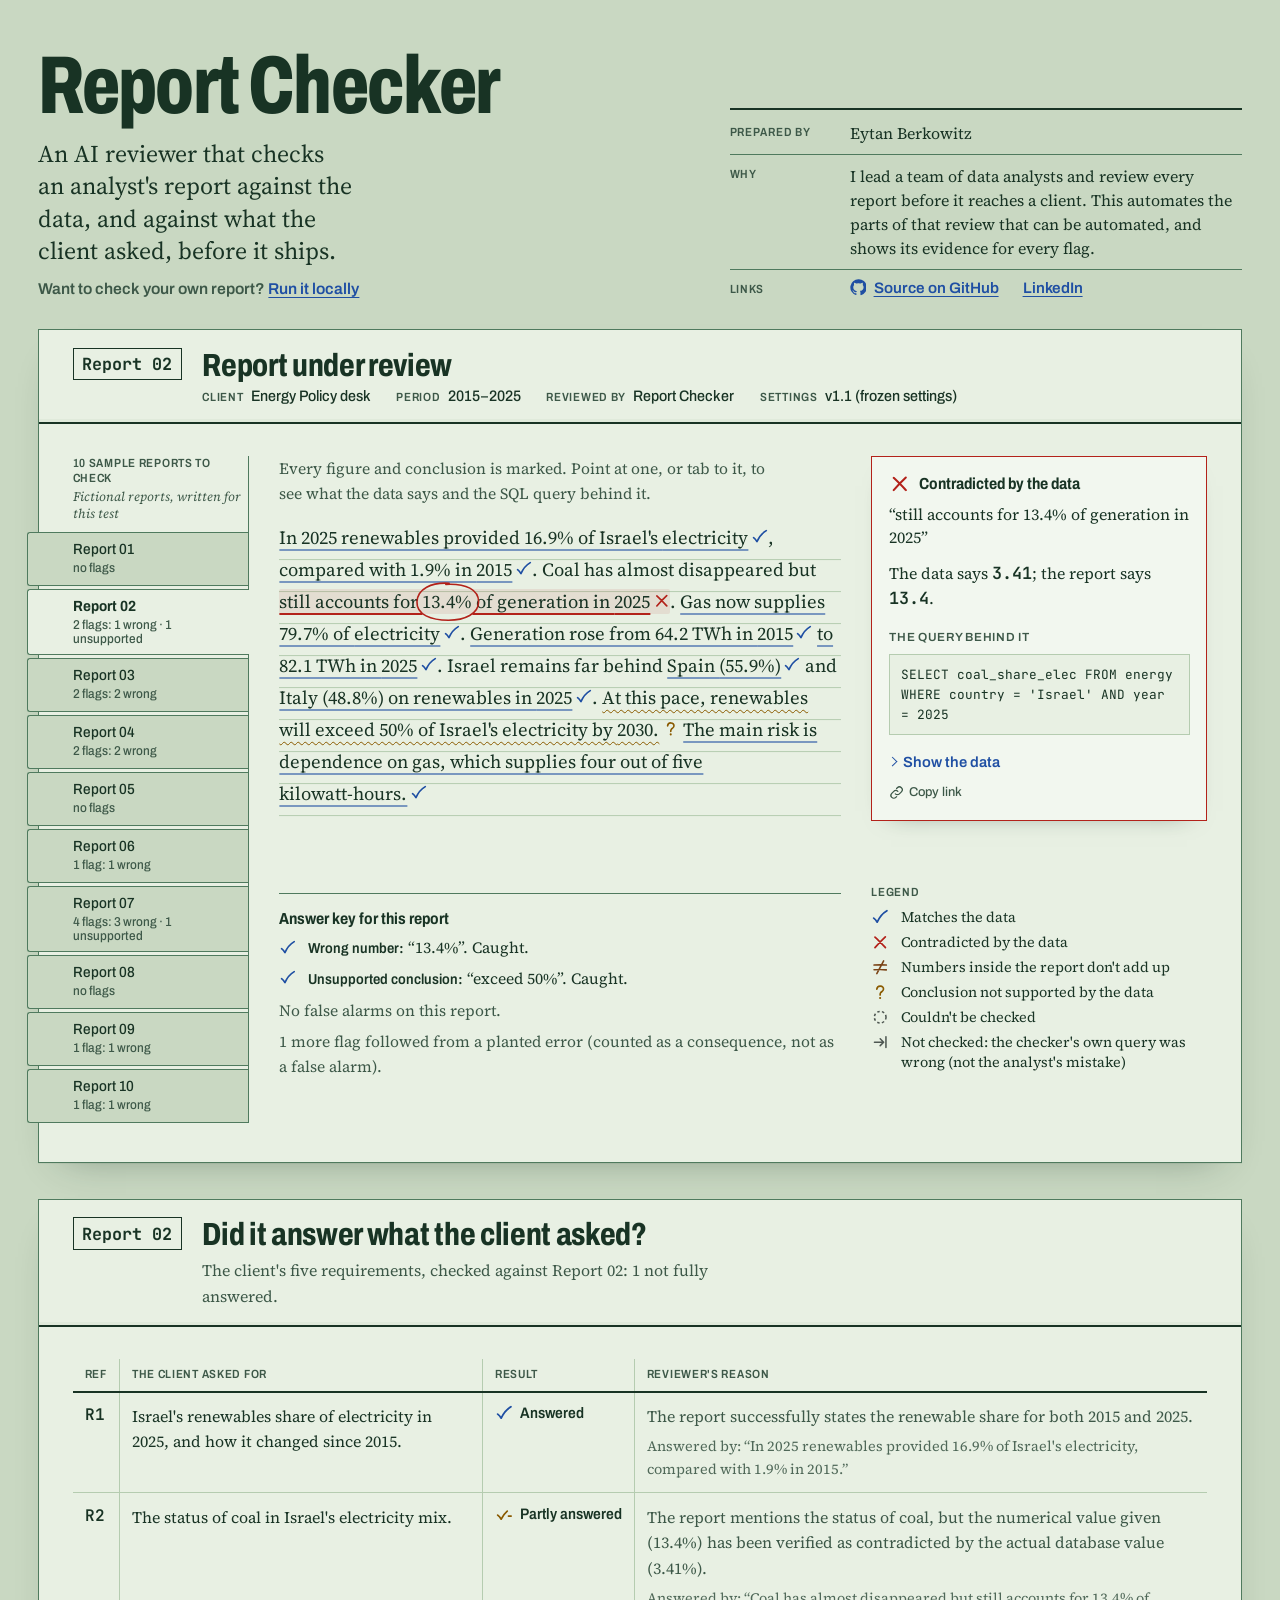
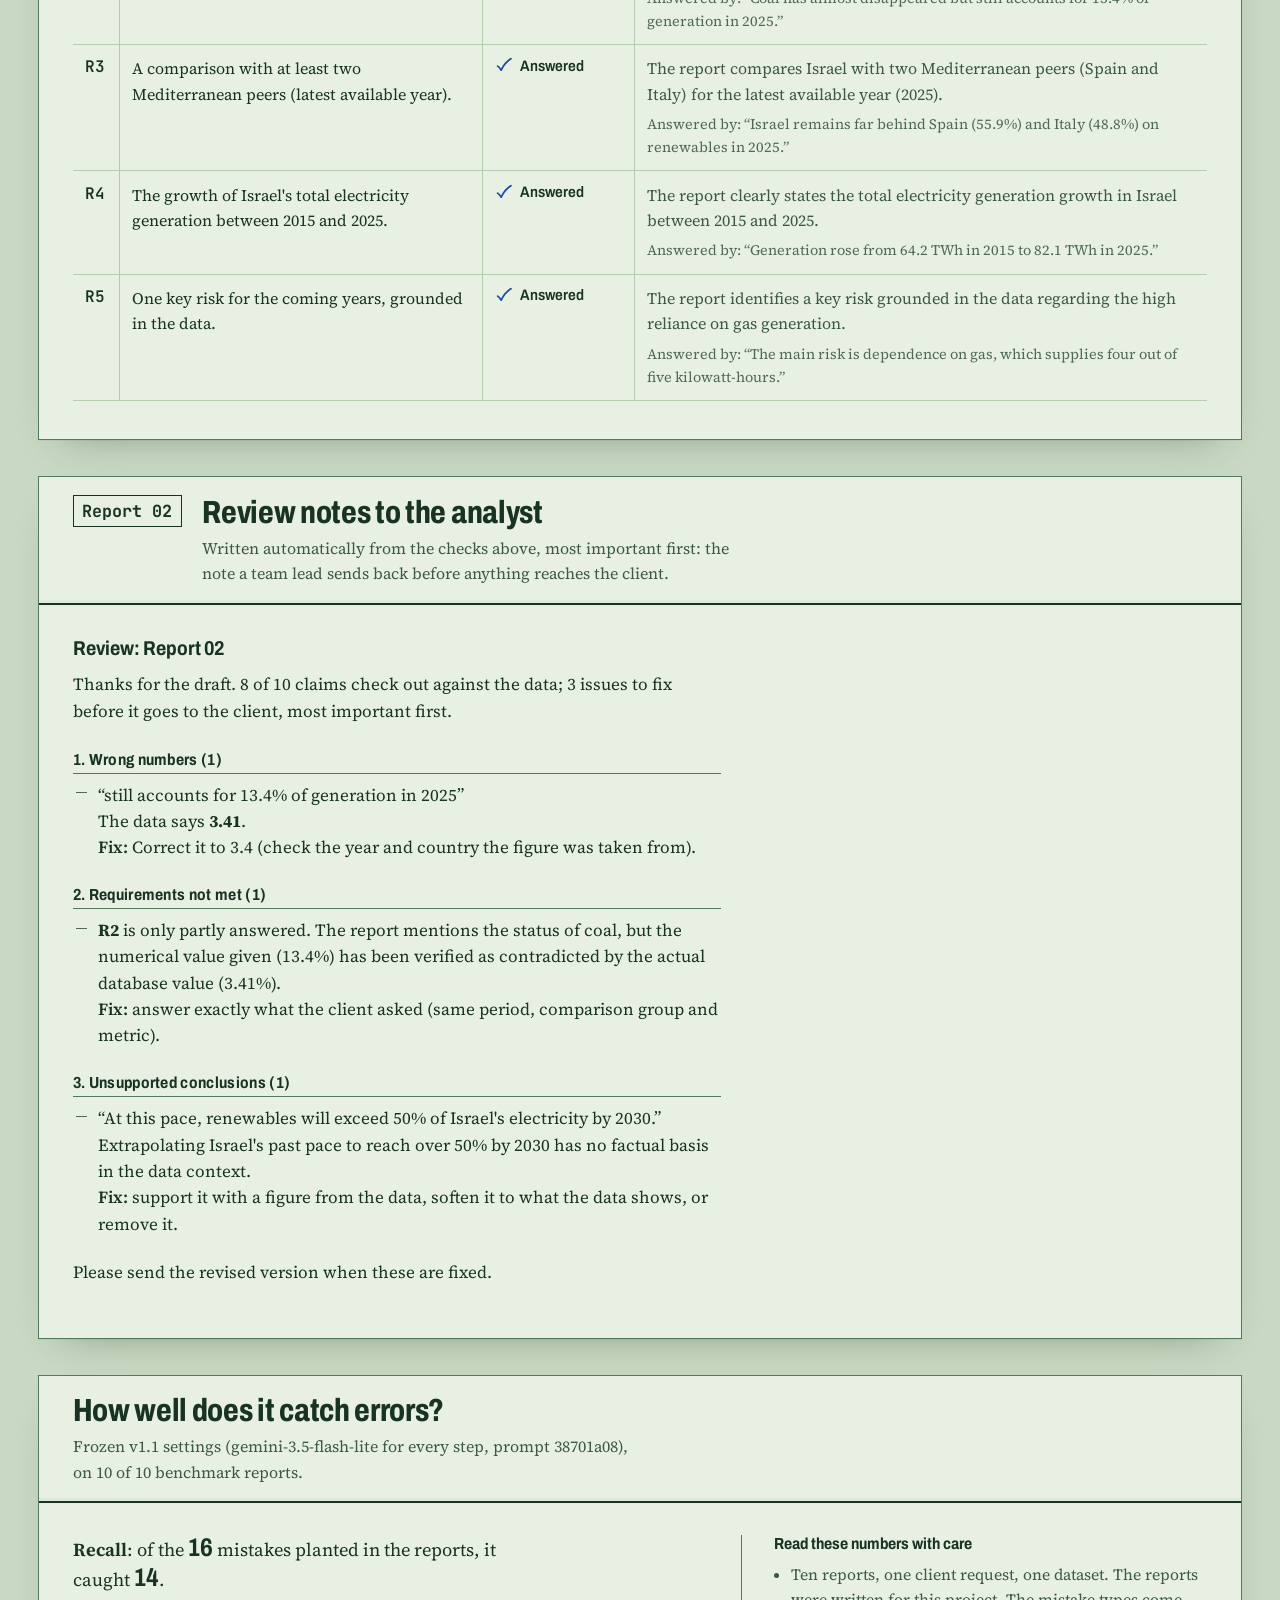
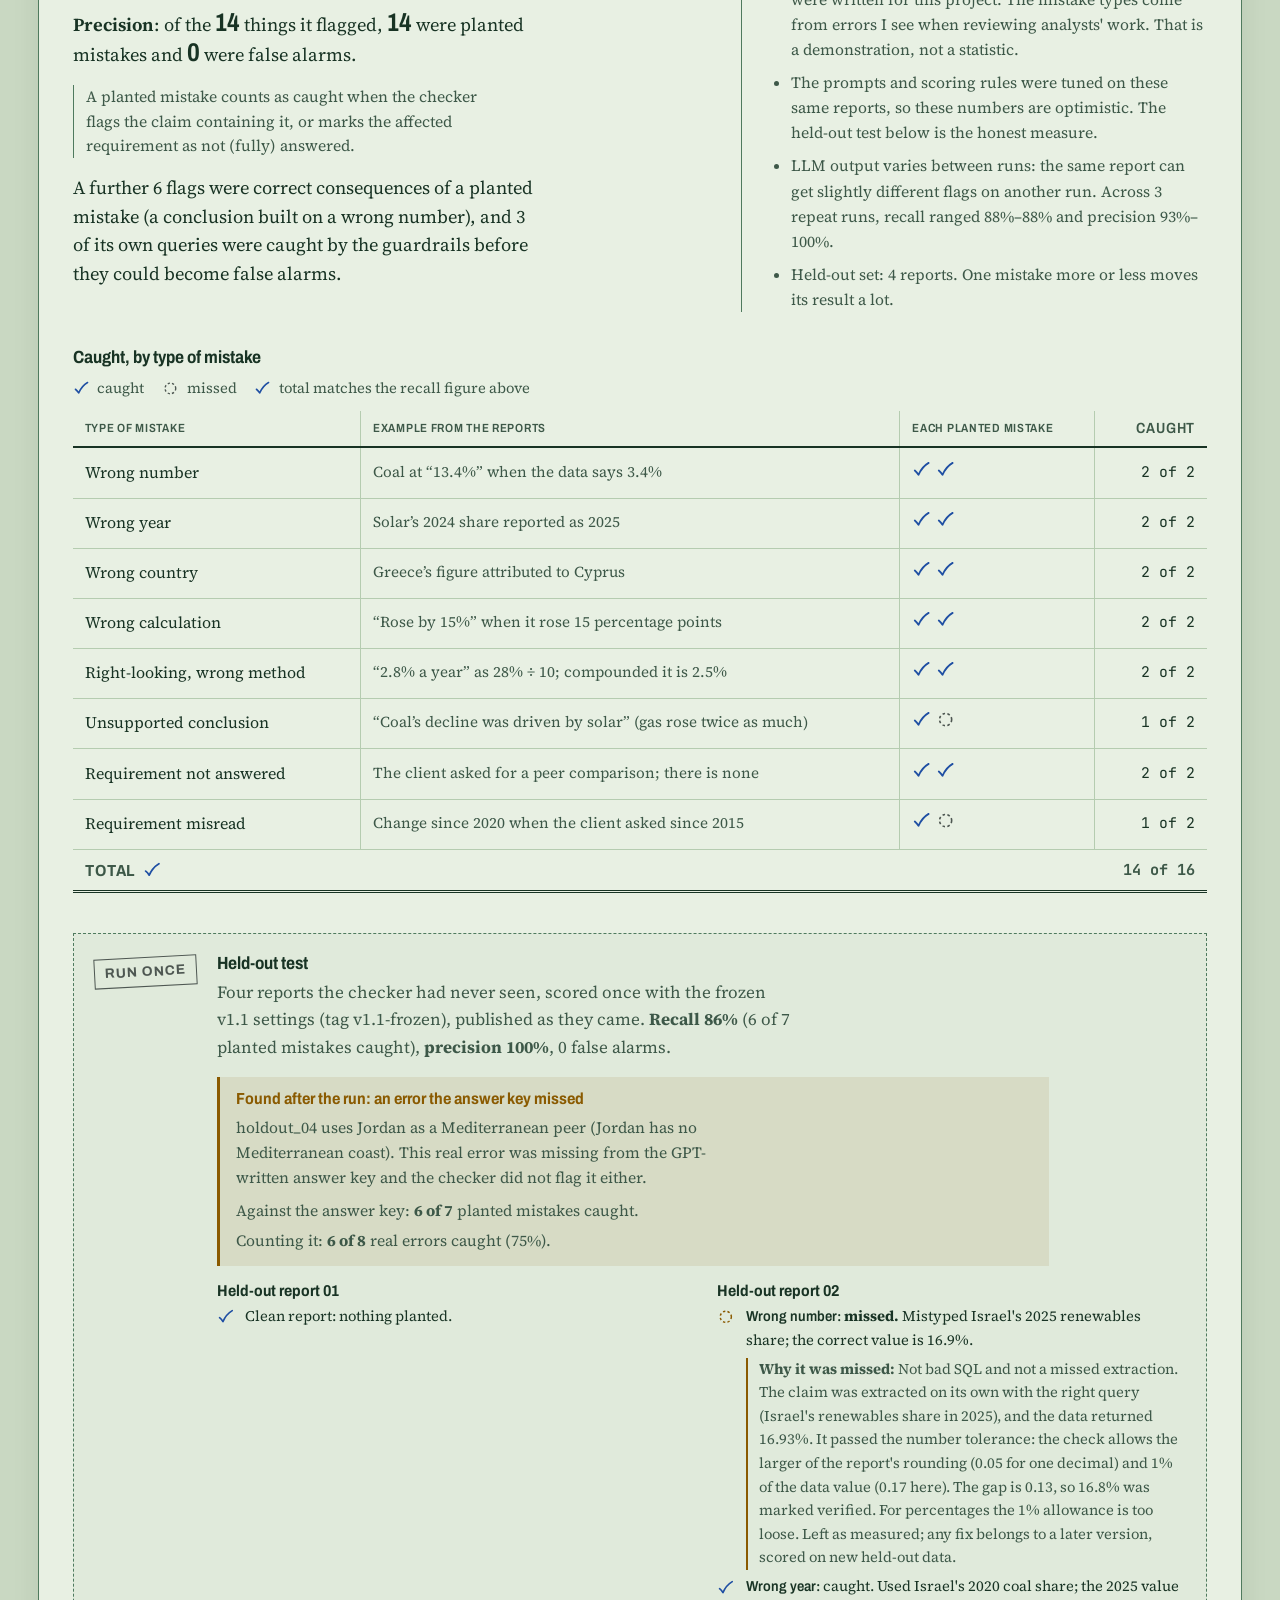
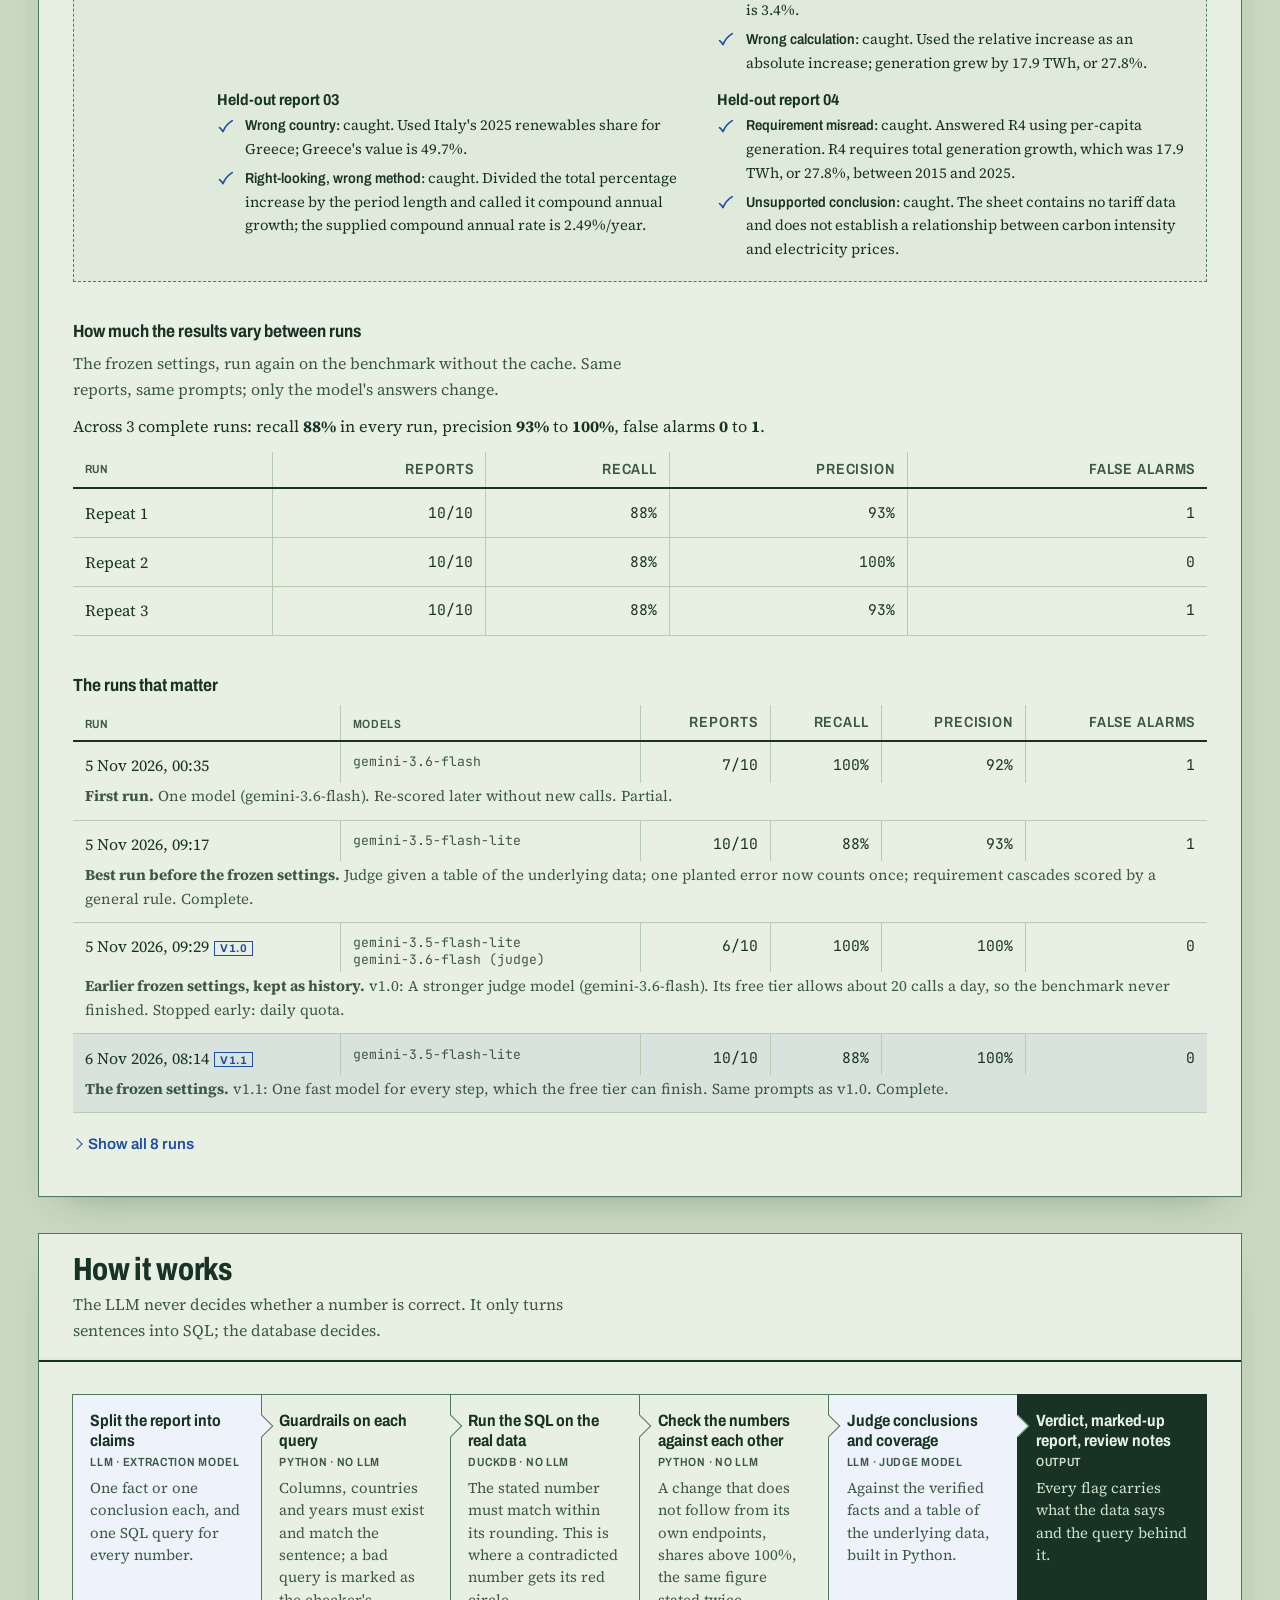
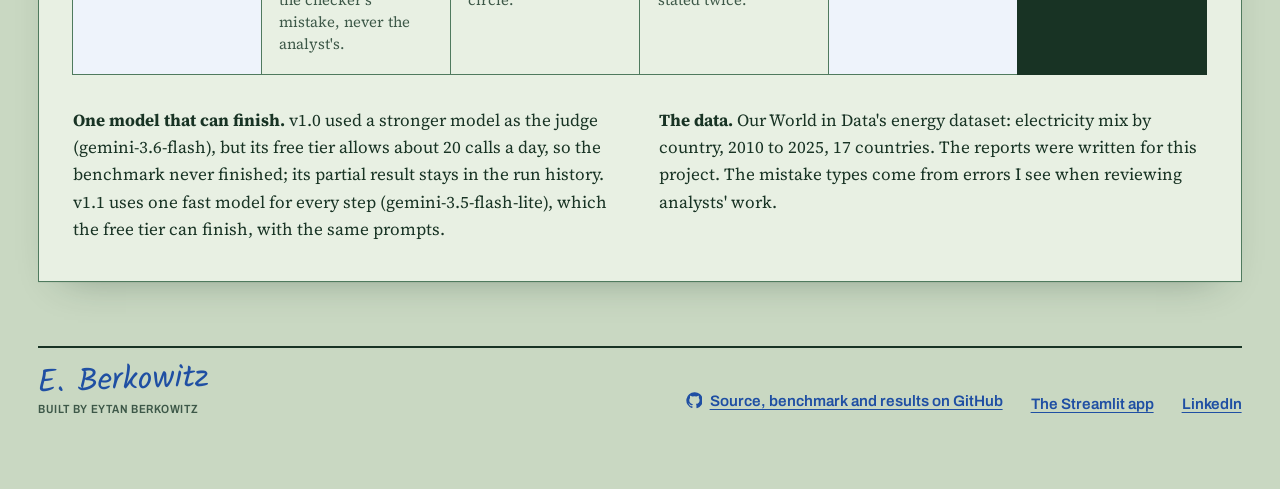
<file: docs/index.html>
<!doctype html>
<html lang="en">
<head>
<meta charset="utf-8">
<meta name="viewport" content="width=device-width, initial-scale=1">
<title>Report Checker</title>
<meta name="description" content="An AI reviewer that checks an analyst's report against the data, and against what the client asked, before it ships. Every flag shows what the data says and the SQL behind it.">
<meta name="color-scheme" content="light">
<meta name="theme-color" content="#dbe8d5">
<link rel="icon" href="data:image/svg+xml,%3Csvg xmlns='http://www.w3.org/2000/svg' viewBox='0 0 32 32'%3E%3Crect width='32' height='32' rx='5' fill='%23dbe8d5'/%3E%3Cpath d='M7 17.5l5.5 5.5L25 9' fill='none' stroke='%231f4fa3' stroke-width='3.4' stroke-linecap='round' stroke-linejoin='round'/%3E%3C/svg%3E">
<link rel="preload" href="fonts/Archivo-normal-100_900.woff2" as="font" type="font/woff2" crossorigin>
<link rel="preload" href="fonts/SourceSerif4-normal-200_900.woff2" as="font" type="font/woff2" crossorigin>
<link rel="stylesheet" href="fonts.css">
<link rel="stylesheet" href="styles.css">
</head>
<body>

<!-- Pencil marks, drawn once and reused (see the legend). -->
<svg class="defs" aria-hidden="true" focusable="false">
  <symbol id="t-agreed" viewBox="0 0 24 24"><path d="M3.5 13.2c1.6 1.2 3.1 2.9 4.6 5.3C11 12 15 7 20.8 3.6" fill="none" stroke="currentColor" stroke-width="2.3" stroke-linecap="round" stroke-linejoin="round"/></symbol>
  <symbol id="t-exception" viewBox="0 0 24 24"><path d="M5.2 5.4c4.6 4.2 9 8.8 13.6 13.6M18.7 5c-4.7 4.4-9.2 9.1-13.5 14" fill="none" stroke="currentColor" stroke-width="2.3" stroke-linecap="round"/></symbol>
  <symbol id="t-nofoot" viewBox="0 0 24 24"><path d="M4 9.2c5.3-.5 10.6-.6 16 0M4 15.4c5.3-.4 10.6-.5 16 .1M16.5 3.8 7.6 20.4" fill="none" stroke="currentColor" stroke-width="2.1" stroke-linecap="round"/></symbol>
  <symbol id="t-unsupported" viewBox="0 0 24 24"><path d="M7.6 8.1c.3-2.6 2.3-4.2 4.6-4.1 2.6.1 4.3 1.9 4.1 4.1-.2 2.4-2.5 3.1-3.6 4.4-.7.8-.8 1.8-.8 3" fill="none" stroke="currentColor" stroke-width="2.2" stroke-linecap="round"/><circle cx="11.9" cy="19.6" r="1.4" fill="currentColor"/></symbol>
  <symbol id="t-unverified" viewBox="0 0 24 24"><circle cx="12" cy="12" r="7.6" fill="none" stroke="currentColor" stroke-width="2" stroke-dasharray="3.2 3"/></symbol>
  <symbol id="t-query" viewBox="0 0 24 24"><path d="M4.5 12h11M12 7.5l4.5 4.5L12 16.5" fill="none" stroke="currentColor" stroke-width="2" stroke-linecap="round" stroke-linejoin="round"/><path d="M19.5 5v14" fill="none" stroke="currentColor" stroke-width="2" stroke-linecap="round"/></symbol>
  <symbol id="t-partial" viewBox="0 0 24 24"><path d="M3.5 13.2c1.6 1.2 3.1 2.9 4.6 5.3C10.5 13.6 13 10.5 16 8" fill="none" stroke="currentColor" stroke-width="2.3" stroke-linecap="round" stroke-linejoin="round"/><path d="M17.6 14.5h3.4" stroke="currentColor" stroke-width="2.3" stroke-linecap="round"/></symbol>
  <symbol id="t-missing" viewBox="0 0 24 24"><circle cx="12" cy="12" r="7.4" fill="none" stroke="currentColor" stroke-width="2.1"/><path d="M6.8 17.2 17.2 6.8" stroke="currentColor" stroke-width="2.1" stroke-linecap="round"/></symbol>
  <symbol id="i-link" viewBox="0 0 24 24"><path d="M10 14a4.5 4.5 0 0 0 6.4 0l3.2-3.2a4.5 4.5 0 0 0-6.4-6.4l-1.2 1.2M14 10a4.5 4.5 0 0 0-6.4 0l-3.2 3.2a4.5 4.5 0 0 0 6.4 6.4l1.2-1.2" fill="none" stroke="currentColor" stroke-width="2" stroke-linecap="round"/></symbol>
  <symbol id="i-github" viewBox="0 0 24 24"><path fill="currentColor" d="M12 .5a11.5 11.5 0 0 0-3.64 22.41c.58.1.79-.25.79-.56v-2c-3.2.7-3.88-1.37-3.88-1.37-.52-1.33-1.28-1.69-1.28-1.69-1.05-.71.08-.7.08-.7 1.16.08 1.77 1.19 1.77 1.19 1.03 1.77 2.7 1.26 3.36.96.1-.75.4-1.26.73-1.55-2.55-.29-5.24-1.28-5.24-5.69 0-1.26.45-2.29 1.19-3.1-.12-.29-.52-1.46.11-3.05 0 0 .97-.31 3.17 1.18a11 11 0 0 1 5.77 0c2.2-1.49 3.17-1.18 3.17-1.18.63 1.59.23 2.76.11 3.05.74.81 1.19 1.84 1.19 3.1 0 4.42-2.7 5.39-5.26 5.68.41.36.78 1.06.78 2.14v3.17c0 .31.21.67.8.56A11.5 11.5 0 0 0 12 .5Z"/></symbol>
</svg>

<a class="skip" href="#report">Skip to the report</a>
<noscript><p class="noscript">This page draws the reports and results with JavaScript. The same material is on <a href="https://github.com/eytanberko/report-checker">GitHub</a>.</p></noscript>

<header class="cover">
  <div class="cover-inner">
    <div class="cover-title">
      <h1>Report Checker</h1>
      <p class="purpose">An AI reviewer that checks an analyst's report against the data, and against what the client asked, before it ships.</p>
      <p class="own-check">Want to check your own report? <a href="https://github.com/eytanberko/report-checker#check-your-own-report">Run it locally</a></p>
      <p class="byline-compact">By Eytan Berkowitz, who leads a team of data analysts and reviews every report before it reaches a client. <a href="https://github.com/eytanberko/report-checker">Source on GitHub</a></p>
    </div>
    <dl class="cover-fields">
      <div><dt>Prepared by</dt><dd>Eytan Berkowitz</dd></div>
      <div><dt>Why</dt><dd>I lead a team of data analysts and review every report before it reaches a client. This automates the parts of that review that can be automated, and shows its evidence for every flag.</dd></div>
      <div class="cover-links"><dt>Links</dt><dd id="cover-links"><a href="https://github.com/eytanberko/report-checker"><svg aria-hidden="true"><use href="#i-github"/></svg>Source on GitHub</a></dd></div>
    </dl>
  </div>
</header>

<main>

  <!-- B: the report under review, every claim marked -->
  <section class="sheet sheet-review" id="report" aria-labelledby="b-title">
    <div class="wp-head">
      <span class="wp-ref" id="b-ref">B-1</span>
      <h2 id="b-title">Report under review</h2>
      <dl class="wp-meta" id="b-meta"></dl>
    </div>

    <div class="review-grid">
      <nav class="tabs" aria-label="Benchmark reports">
        <p class="tabs-caption"><span id="tabs-caption">10 sample reports to check</span><span class="tabs-note">Fictional reports, written for this test</span></p>
        <div role="tablist" aria-labelledby="tabs-caption" aria-orientation="vertical" id="tabs"></div>
      </nav>

      <div class="paper" role="tabpanel" id="panel" aria-labelledby="">
        <p class="paper-instruction" id="instruction"><span class="wide-only">Every figure and conclusion is marked. Point at one, or tab to it, to see what the data says and the SQL query behind it.</span><span class="narrow-only">Every claim is marked. Tap one to see what the data says.</span></p>
        <div class="report-text" id="report-text"></div>
      </div>

      <aside class="margin" aria-label="Evidence for the selected claim">
        <div class="note" id="note" aria-live="polite"></div>
      </aside>

      <div class="answer-key" id="answer-key"></div>

      <figure class="legend">
          <figcaption>Legend</figcaption>
          <ul>
            <li><svg class="tk tk-agreed" aria-hidden="true"><use href="#t-agreed"/></svg>Matches the data</li>
            <li><svg class="tk tk-exception" aria-hidden="true"><use href="#t-exception"/></svg>Contradicted by the data</li>
            <li><svg class="tk tk-nofoot" aria-hidden="true"><use href="#t-nofoot"/></svg>Numbers inside the report don't add up</li>
            <li><svg class="tk tk-unsupported" aria-hidden="true"><use href="#t-unsupported"/></svg>Conclusion not supported by the data</li>
            <li><svg class="tk tk-unverified" aria-hidden="true"><use href="#t-unverified"/></svg>Couldn't be checked</li>
            <li><svg class="tk tk-query" aria-hidden="true"><use href="#t-query"/></svg>Not checked: the checker's own query was wrong (not the analyst's mistake)</li>
          </ul>
        </figure>
    </div>
  </section>

  <!-- C: requirements coverage -->
  <section class="sheet" id="coverage" aria-labelledby="c-title">
    <div class="wp-head">
      <span class="wp-ref" id="c-ref">C-1</span>
      <h2 id="c-title">Did it answer what the client asked?</h2>
      <p class="wp-sub" id="c-sub"></p>
    </div>
    <div class="table-wrap">
      <table class="schedule coverage stack">
        <thead><tr><th scope="col">Ref</th><th scope="col">The client asked for</th><th scope="col">Result</th><th scope="col">Reviewer's reason</th></tr></thead>
        <tbody id="coverage-body"></tbody>
      </table>
    </div>
  </section>

  <!-- D: review memo -->
  <section class="sheet" id="memo" aria-labelledby="d-title">
    <div class="wp-head">
      <span class="wp-ref" id="d-ref">D-1</span>
      <h2 id="d-title">Review notes to the analyst</h2>
      <p class="wp-sub">Written automatically from the checks above, most important first: the note a team lead sends back before anything reaches the client.</p>
    </div>
    <article class="memo" id="memo-body"></article>
  </section>

  <!-- E: benchmark -->
  <section class="sheet" id="benchmark" aria-labelledby="e-title">
    <div class="wp-head">
      <h2 id="e-title">How well does it catch errors?</h2>
      <p class="wp-sub" id="e-sub"></p>
    </div>

    <div class="bench-lead">
      <div class="plain" id="plain"></div>
      <div class="caveats">
        <h3>Read these numbers with care</h3>
        <ul id="caveats"></ul>
      </div>
    </div>

    <h3 class="schedule-title" id="types-title">Caught, by type of mistake</h3>
    <p class="schedule-legend"><svg class="tk tk-agreed" aria-hidden="true"><use href="#t-agreed"/></svg>caught <svg class="tk tk-unverified" aria-hidden="true"><use href="#t-unverified"/></svg>missed <svg class="tk tk-agreed" aria-hidden="true"><use href="#t-agreed"/></svg>total matches the recall figure above</p>
    <div class="table-wrap">
      <table class="schedule types stack" aria-labelledby="types-title">
        <thead><tr><th scope="col">Type of mistake</th><th scope="col">Example from the reports</th><th scope="col">Each planted mistake</th><th scope="col" class="num">Caught</th></tr></thead>
        <tbody id="types-body"></tbody>
        <tfoot id="types-foot"></tfoot>
      </table>
    </div>

    <div class="heldout" id="heldout"></div>

    <div class="repeats-block" id="repeats" hidden></div>

    <h3 class="schedule-title" id="history-title">The runs that matter</h3>
    <div class="table-wrap">
      <table class="schedule history stack" aria-labelledby="history-title">
        <thead><tr><th scope="col">Run</th><th scope="col">Models</th><th scope="col" class="num">Reports</th><th scope="col" class="num">Recall</th><th scope="col" class="num">Precision</th><th scope="col" class="num">False alarms</th></tr></thead>
        <tbody id="history-key"></tbody>
      </table>
    </div>
    <details class="all-runs">
      <summary id="all-runs-title">Show all runs</summary>
      <div class="table-wrap">
        <table class="schedule history stack" aria-labelledby="all-runs-title">
          <thead><tr><th scope="col">Run</th><th scope="col">Models</th><th scope="col" class="num">Reports</th><th scope="col" class="num">Recall</th><th scope="col" class="num">Precision</th><th scope="col" class="num">False alarms</th></tr></thead>
          <tbody id="history-body"></tbody>
        </table>
      </div>
    </details>
  </section>

  <!-- F: how it works -->
  <section class="sheet" id="method" aria-labelledby="f-title">
    <div class="wp-head">
      <h2 id="f-title">How it works</h2>
      <p class="wp-sub">The LLM never decides whether a number is correct. It only turns sentences into SQL; the database decides.</p>
    </div>
    <ol class="procedure">
      <li class="step step-llm"><strong>Split the report into claims</strong><span class="who">LLM · extraction model</span><span>One fact or one conclusion each, and one SQL query for every number.</span></li>
      <li class="step step-code"><strong>Guardrails on each query</strong><span class="who">Python · no LLM</span><span>Columns, countries and years must exist and match the sentence; a bad query is marked as the checker's mistake, never the analyst's.</span></li>
      <li class="step step-code"><strong>Run the SQL on the real data</strong><span class="who">DuckDB · no LLM</span><span>The stated number must match within its rounding. This is where a contradicted number gets its red circle.</span></li>
      <li class="step step-code"><strong>Check the numbers against each other</strong><span class="who">Python · no LLM</span><span>A change that does not follow from its own endpoints, shares above 100%, the same figure stated twice.</span></li>
      <li class="step step-llm"><strong>Judge conclusions and coverage</strong><span class="who">LLM · judge model</span><span>Against the verified facts and a table of the underlying data, built in Python.</span></li>
      <li class="step step-out"><strong>Verdict, marked-up report, review notes</strong><span class="who">Output</span><span>Every flag carries what the data says and the query behind it.</span></li>
    </ol>
    <div class="method-notes">
      <p><strong>One model that can finish.</strong> v1.0 used a stronger model as the judge (gemini-3.6-flash), but its free tier allows about 20 calls a day, so the benchmark never finished; its partial result stays in the run history. v1.1 uses one fast model for every step (<span id="m-model"></span>), which the free tier can finish, with the same prompts.</p>
      <p><strong>The data.</strong> Our World in Data's energy dataset: electricity mix by country, 2010 to 2025, 17 countries. The reports were written for this project. The mistake types come from errors I see when reviewing analysts' work.</p>
    </div>
  </section>

</main>

<footer class="signoff">
  <div class="signoff-inner">
    <p class="signed"><span class="hand">E. Berkowitz</span><span class="signed-label">Built by Eytan Berkowitz</span></p>
    <ul class="signoff-links" id="signoff-links">
      <li><a href="https://github.com/eytanberko/report-checker"><svg aria-hidden="true"><use href="#i-github"/></svg>Source, benchmark and results on GitHub</a></li>
      <li><a href="https://report-checkerwitz.streamlit.app/">The Streamlit app</a></li>
    </ul>
  </div>
</footer>

<script src="data/site.js"></script>
<script src="app.js"></script>
</body>
</html>
</file>
<file: docs/fonts.css>
/* Self-hosted from Google Fonts (OFL), latin subset. Regenerate: see scripts/build_site.py docstring. */
@font-face {
  font-family: 'Archivo';
  font-style: normal;
  font-weight: 100 900;
  font-stretch: 62% 125%;
  font-display: swap;
  src: url(fonts/Archivo-normal-100_900.woff2) format('woff2');
  unicode-range: U+0000-00FF, U+0131, U+0152-0153, U+02BB-02BC, U+02C6, U+02DA, U+02DC, U+0304, U+0308, U+0329, U+2000-206F, U+20AC, U+2122, U+2191, U+2193, U+2212, U+2215, U+FEFF, U+FFFD;
}
@font-face {
  font-family: 'JetBrains Mono';
  font-style: normal;
  font-weight: 400 700;
  font-display: swap;
  src: url(fonts/JetBrainsMono-normal-400_700.woff2) format('woff2');
  unicode-range: U+0000-00FF, U+0131, U+0152-0153, U+02BB-02BC, U+02C6, U+02DA, U+02DC, U+0304, U+0308, U+0329, U+2000-206F, U+20AC, U+2122, U+2191, U+2193, U+2212, U+2215, U+FEFF, U+FFFD;
}
@font-face {
  font-family: 'Kalam';
  font-style: normal;
  font-weight: 400;
  font-display: swap;
  src: url(fonts/Kalam-normal-400.woff2) format('woff2');
  unicode-range: U+0000-00FF, U+0131, U+0152-0153, U+02BB-02BC, U+02C6, U+02DA, U+02DC, U+0304, U+0308, U+0329, U+2000-206F, U+20AC, U+2122, U+2191, U+2193, U+2212, U+2215, U+FEFF, U+FFFD;
}
@font-face {
  font-family: 'Source Serif 4';
  font-style: italic;
  font-weight: 200 900;
  font-display: swap;
  src: url(fonts/SourceSerif4-italic-200_900.woff2) format('woff2');
  unicode-range: U+0000-00FF, U+0131, U+0152-0153, U+02BB-02BC, U+02C6, U+02DA, U+02DC, U+0304, U+0308, U+0329, U+2000-206F, U+20AC, U+2122, U+2191, U+2193, U+2212, U+2215, U+FEFF, U+FFFD;
}
@font-face {
  font-family: 'Source Serif 4';
  font-style: normal;
  font-weight: 200 900;
  font-display: swap;
  src: url(fonts/SourceSerif4-normal-200_900.woff2) format('woff2');
  unicode-range: U+0000-00FF, U+0131, U+0152-0153, U+02BB-02BC, U+02C6, U+02DA, U+02DC, U+0304, U+0308, U+0329, U+2000-206F, U+20AC, U+2122, U+2191, U+2193, U+2212, U+2215, U+FEFF, U+FFFD;
}
</file>
<file: docs/styles.css>
/* Report Checker showcase: an auditor's working-paper file.
   Ledger-green pad, printed green rules, coloured-pencil tick marks. Red is reserved for figures the data contradicts. */

:root {
  /* paper and print */
  --desk: #c9d8c2;
  --pad: #e8f0e3;
  --pad-col: #e0eadb;
  --rule: #b5ccb0;
  --rule-strong: #4f7a5e;
  --print: #183324;
  --print-2: #3d5848;
  --print-3: #4f6858;
  /* pencils */
  --blue: #1f4fa3;
  --red: #b3221a;
  --red-wash: rgba(179, 34, 26, .09);
  --brown: #7b4416;
  --ochre: #8a5a00;
  --graphite: #4e5752;
  --graphite-wash: rgba(78, 87, 82, .08);
  --blue-wash: rgba(31, 79, 163, .08);
  --ochre-wash: rgba(138, 90, 0, .1);
  --brown-wash: rgba(123, 68, 22, .1);
  /* surfaces */
  --tab-hover: #d6e4d1;
  --note-bg: #f2f7ef;
  --llm-bg: #eef3fb;
  --on-ink: #cfe0c8;

  --f-form: "Archivo", "Arial Narrow", sans-serif;
  --f-text: "Source Serif 4", Georgia, serif;
  --f-data: "JetBrains Mono", Consolas, monospace;
  --f-hand: "Kalam", "Segoe Print", cursive;

  --line: 2rem;          /* the pad's ruling: report text sits on it */
  --gutter: clamp(1rem, 3vw, 2.5rem);
  --sheet-max: 84rem;
  --ease-out: cubic-bezier(.16, 1, .3, 1);
}

*, *::before, *::after { box-sizing: border-box; }
html { -webkit-text-size-adjust: 100%; scroll-behavior: smooth; scroll-padding-top: 1rem; }
@media (prefers-reduced-motion: reduce) { html { scroll-behavior: auto; } }

body {
  margin: 0;
  background: var(--desk);
  color: var(--print);
  font: 400 1.0625rem/1.6 var(--f-text);
  font-optical-sizing: auto;
  text-rendering: optimizeLegibility;
}

::selection { background: rgba(31, 79, 163, .22); color: var(--print); }
:focus-visible { outline: 2px solid var(--blue); outline-offset: 3px; border-radius: 2px; }
a { color: var(--blue); text-decoration-thickness: 1px; text-underline-offset: .22em; }
a:hover { text-decoration-thickness: 2px; }
* { scrollbar-color: var(--rule-strong) var(--pad-col); scrollbar-width: thin; }

.defs { position: absolute; width: 0; height: 0; overflow: hidden; }
.visually-hidden { position: absolute !important; width: 1px; height: 1px; overflow: hidden; clip-path: inset(50%); white-space: nowrap; }
.skip { position: absolute; left: 1rem; top: -4rem; background: var(--pad); padding: .5rem .8rem; z-index: 10; font: 600 .9rem var(--f-form); }
.skip:focus { top: 1rem; }
.noscript { max-width: var(--sheet-max); margin: 0 auto 1rem; padding: .8rem var(--gutter); }

/* ---------- cover: the file's label ---------- */
.cover { padding: clamp(1.5rem, 4vw, 3rem) var(--gutter) clamp(1.25rem, 3vw, 2rem); }
.cover-inner {
  max-width: var(--sheet-max); margin: 0 auto;
  display: grid; grid-template-columns: minmax(0, 1.25fr) minmax(0, 1fr); gap: clamp(1.5rem, 4vw, 4rem); align-items: end;
}
h1 {
  margin: 0;
  font: 800 clamp(2.6rem, 6.4vw, 5.25rem)/.92 var(--f-form);
  font-stretch: 72%;
  letter-spacing: -.02em;
  color: var(--print);
}
.purpose {
  margin: .9rem 0 0; max-width: 34ch;
  font: 400 clamp(1.2rem, 2vw, 1.5rem)/1.35 var(--f-text);
  color: var(--print);
  text-wrap: balance;
}
.cover-fields { margin: 0; display: grid; gap: .55rem; border-top: 2px solid var(--print); padding-top: .7rem; }
.cover-fields > div { display: grid; grid-template-columns: 6.5rem 1fr; gap: 1rem; padding-bottom: .55rem; border-bottom: 1px solid var(--rule-strong); }
.cover-fields > div:last-child { border-bottom: 0; padding-bottom: 0; }
.cover-fields dt, .wp-meta dt, .legend figcaption, .tabs-caption, .who, .signed-label, .schedule th {
  font: 600 .74rem/1.3 var(--f-form); font-stretch: 85%; letter-spacing: .06em; text-transform: uppercase; color: var(--print-2);
}
.cover-fields dt { padding-top: .2rem; }
.cover-fields dd { margin: 0; font-size: 1rem; line-height: 1.5; color: var(--print); }
.cover-links a, .signoff-links a { display: inline-flex; align-items: center; gap: .45rem; font: 600 .95rem var(--f-form); }
.cover-links dd { display: flex; flex-wrap: wrap; gap: .3rem 1.5rem; }
.cover-links svg, .signoff-links svg { width: 1.05rem; height: 1.05rem; }

/* ---------- sheets ---------- */
main { padding: 0 var(--gutter) clamp(2rem, 5vw, 4rem); display: grid; grid-template-columns: minmax(0, 1fr); gap: clamp(1.5rem, 3vw, 2.25rem); }
.sheet, .review-grid > *, .bench-lead > *, .method-notes > * { min-width: 0; }
.sheet {
  max-width: var(--sheet-max); width: 100%; margin: 0 auto;
  background: var(--pad);
  border: 1px solid var(--rule-strong);
  box-shadow: 0 1px 0 rgba(24, 51, 36, .06), 0 18px 40px -26px rgba(24, 51, 36, .45);
  padding: 0 clamp(1rem, 2.6vw, 2.25rem) clamp(1.5rem, 3vw, 2.5rem);
}
.wp-head {
  display: grid; grid-template-columns: auto 1fr; column-gap: 1.25rem; row-gap: .35rem; align-items: baseline;
  margin: 0 calc(-1 * clamp(1rem, 2.6vw, 2.25rem)) clamp(1.25rem, 2.5vw, 2rem);
  padding: 1.1rem clamp(1rem, 2.6vw, 2.25rem) 1rem;
  border-bottom: 2px solid var(--print);
  background: linear-gradient(var(--pad-col), var(--pad-col)) bottom / 100% 3px no-repeat;
}
.wp-ref {
  grid-row: span 2; align-self: start;
  font: 700 1.05rem/1 var(--f-data); color: var(--print);
  border: 1.5px solid var(--print); padding: .45rem .55rem .4rem; min-width: 3.4rem; text-align: center;
}
.wp-head h2 { margin: 0; font: 750 clamp(1.45rem, 2.6vw, 2rem)/1.1 var(--f-form); font-stretch: 78%; letter-spacing: -.01em; text-wrap: balance; }
.wp-sub { margin: 0; max-width: 70ch; color: var(--print-2); font-size: 1rem; }
.wp-head:not(:has(.wp-ref)) { grid-template-columns: minmax(0, 1fr); }
.wp-meta { grid-column: 2; margin: 0; display: flex; flex-wrap: wrap; gap: .3rem 1.6rem; }
.wp-meta div { display: flex; gap: .45rem; align-items: baseline; }
.wp-meta dd { margin: 0; font: 500 .95rem var(--f-form); font-stretch: 92%; color: var(--print); }
.wp-meta .run-older dd { color: var(--ochre); }

/* ---------- B: review grid ---------- */
.review-grid {
  display: grid; gap: 0 clamp(1rem, 2.4vw, 2.25rem); align-items: start;
  grid-template-columns: 11rem minmax(0, 1fr) minmax(15rem, 21rem);
  grid-template-areas: "tabs paper note" "tabs key legend";
}
.tabs { grid-area: tabs; } .paper { grid-area: paper; } .margin { grid-area: note; }
.answer-key { grid-area: key; } .legend { grid-area: legend; margin-top: 1.25rem; }

/* index tabs: they hang off the sheet's left edge; the selected tab is continuous with the pad */
.tabs { margin-left: calc(-1 * clamp(1rem, 2.6vw, 2.25rem) - .75rem); align-self: stretch; border-right: 1px solid var(--rule-strong); }
.tabs-caption { margin: 0 0 .6rem; padding-left: calc(clamp(1rem, 2.6vw, 2.25rem) + .75rem); }
[role="tablist"] { display: grid; gap: 3px; }
.tab {
  display: grid; grid-template-columns: minmax(0, 1fr); align-items: center; gap: .15rem;
  width: 100%; text-align: left; cursor: pointer; position: relative;
  background: var(--desk); color: var(--print);
  border: 1px solid var(--rule-strong); border-right: 0; border-radius: 3px 0 0 3px;
  padding: .5rem .6rem .5rem calc(clamp(1rem, 2.6vw, 2.25rem) + .75rem - 1px);
  font: 500 .92rem/1.2 var(--f-form); font-stretch: 90%;
  transition: background-color .2s var(--ease-out);
}
.tab:hover { background: var(--tab-hover); }
.tab[aria-selected="true"] { background: var(--pad); width: calc(100% + 1px); font-weight: 700; z-index: 1; }
.tab-name { grid-column: 1 / -1; font: inherit; }
.tab-tally { grid-column: 1; display: flex; flex-wrap: wrap; gap: .1rem .55rem; font: 500 .8rem var(--f-form); font-stretch: 90%; color: var(--print-2); min-height: 1rem; font-variant-numeric: tabular-nums; }
.tab-earlier { flex-basis: 100%; font-style: italic; }
.tab-tally span { display: inline-flex; align-items: center; gap: .15rem; }
.tab-tally svg { width: .85rem; height: .85rem; }

.narrow-only { display: none; }
.byline-compact { display: none; }
.own-check { margin: .8rem 0 0; font: 600 .98rem var(--f-form); color: var(--print-2); }

.paper-instruction { margin: 0 0 1rem; color: var(--print-2); font-size: .98rem; max-width: 62ch; }
.report-text {
  font-size: 1.16rem; line-height: var(--line); max-width: 68ch;
  background-image: repeating-linear-gradient(to bottom, transparent 0 calc(var(--line) - 1px), var(--rule) calc(var(--line) - 1px) var(--line));
  background-position: 0 .38rem;
  padding-bottom: .5rem;
  font-variant-numeric: lining-nums tabular-nums;
}

/* a ticked claim */
.claim {
  position: relative; cursor: pointer; border-radius: 2px;
  text-decoration: underline 1.5px; text-underline-offset: .28em; text-decoration-skip-ink: none;
  transition: background-color .18s var(--ease-out);
}
.claim:focus-visible { outline-offset: 2px; }
.nowrap { white-space: nowrap; }
.claim .tick { display: inline-block; width: .95em; height: .95em; margin-left: .12em; vertical-align: -.1em; color: var(--pencil); }
.claim > .claim { text-decoration-thickness: 1.5px; }
/* each claim sets its pencil; its tick (wherever it sits inside) and underline use it */
.s-verified, .s-supported { --pencil: var(--blue); text-decoration-color: rgba(31, 79, 163, .55); }
.s-contradicted { --pencil: var(--red); text-decoration-color: var(--red); }
.s-inconsistent { --pencil: var(--brown); text-decoration-color: var(--brown); text-decoration-style: double; }
.s-unsupported { --pencil: var(--ochre); text-decoration-color: var(--ochre); text-decoration-style: wavy; text-decoration-thickness: 1px; }
.s-unverifiable { --pencil: var(--graphite); text-decoration-color: var(--graphite); text-decoration-style: dotted; }
.s-query_mismatch { --pencil: var(--graphite); text-decoration-color: var(--graphite); text-decoration-style: dashed; }
.claim:hover, .claim.is-active { background: var(--blue-wash); }
.s-contradicted:hover, .s-contradicted.is-active { background: var(--red-wash); }
.s-unsupported:hover, .s-unsupported.is-active { background: var(--ochre-wash); }
.s-inconsistent:hover, .s-inconsistent.is-active { background: var(--brown-wash); }
.s-unverifiable:hover, .s-unverifiable.is-active, .s-query_mismatch:hover, .s-query_mismatch.is-active { background: var(--graphite-wash); }

/* the circled exception: drawn in red pencil, the page's one authored motion */
.circled { position: relative; display: inline-block; white-space: nowrap; text-indent: 0; }
.circle { position: absolute; left: -.42em; top: -.32em; width: calc(100% + .84em); height: calc(100% + .62em); pointer-events: none; overflow: visible; }
.circle path { fill: none; stroke: var(--red); stroke-width: 1.6; stroke-linecap: round; vector-effect: non-scaling-stroke; stroke-dasharray: 1; stroke-dashoffset: 0; }
.circle.draw path { animation: draw 1.1s var(--ease-out) .35s both; }
@keyframes draw { from { stroke-dashoffset: 1; } to { stroke-dashoffset: 0; } }
@media (prefers-reduced-motion: reduce) { .circle.draw path { animation: none; } }

.answer-key { margin-top: 1.75rem; border-top: 1px solid var(--rule-strong); padding-top: 1rem; max-width: 68ch; }
.answer-key h3 { margin: 0 0 .5rem; font: 700 1rem var(--f-form); font-stretch: 85%; }
.answer-key p { margin: .4rem 0 0; font-size: .98rem; color: var(--print-2); }
.key-list { list-style: none; margin: 0; padding: 0; display: grid; gap: .35rem; }
.key-list li { display: grid; grid-template-columns: 1.3rem 1fr; gap: .5rem; align-items: start; font-size: .98rem; }
.key-list svg { width: 1.1rem; height: 1.1rem; margin-top: .2rem; }
.key-type { font: 600 .9rem var(--f-form); font-stretch: 88%; }
.key-hit { color: var(--blue); }
.key-miss { color: var(--ochre); }

/* ---------- the margin: note + legend ---------- */
/* the evidence note stays in its place: never sticky, so it can never cover the legend or anything else */
.margin { position: static; }
.note {
  background: var(--note-bg); border: 1px solid var(--rule-strong); padding: 1rem 1.05rem 1.1rem;
  min-height: 11rem;
  box-shadow: 0 10px 24px -20px rgba(24, 51, 36, .6);
}
.note-empty { margin: 0; color: var(--print-2); font-size: .98rem; }
.note-status { display: flex; align-items: center; gap: .5rem; margin: 0 0 .55rem; font: 700 1rem/1.2 var(--f-form); font-stretch: 85%; }
.note-status svg { width: 1.35rem; height: 1.35rem; flex: none; }
.note-quote { margin: 0 0 .7rem; font-size: 1rem; line-height: 1.45; }
.note-quote::before { content: "“"; } .note-quote::after { content: "”"; }
.note-data { margin: 0 0 .6rem; font-size: 1rem; }
.note-data strong { font: 600 1.05rem var(--f-data); }
.note-why { margin: 0 0 .7rem; font-size: .95rem; color: var(--print-2); line-height: 1.5; }
.note-sql { margin: 0; }
.note-sql summary, .note-sql .sql-label { font: 600 .74rem var(--f-form); letter-spacing: .06em; text-transform: uppercase; color: var(--print-2); }
.note-sql pre, .sql {
  margin: .35rem 0 0; padding: .6rem .7rem; overflow-x: auto;
  background: var(--pad); border: 1px solid var(--rule);
  font: 400 .8rem/1.55 var(--f-data); color: var(--print); white-space: pre-wrap; word-break: break-word;
}
.note-link { margin: .7rem 0 0; font: 500 .82rem var(--f-form); }
.note.is-contradicted { border-color: var(--red); }

.legend { margin-left: 0; margin-right: 0; margin-bottom: 0; }
.legend figcaption { margin-bottom: .45rem; }
.legend ul { list-style: none; margin: 0; padding: 0; display: grid; gap: .35rem; }
.legend li { display: grid; grid-template-columns: 1.4rem 1fr; gap: .45rem; font-size: .9rem; line-height: 1.35; color: var(--print); }
.tk { width: 1.15rem; height: 1.15rem; }
.tk-agreed { color: var(--blue); } .tk-exception { color: var(--red); } .tk-nofoot { color: var(--brown); }
.tk-unsupported { color: var(--ochre); } .tk-unverified, .tk-query { color: var(--graphite); }
.tk-partial { color: var(--ochre); } .tk-missing { color: var(--brown); }

/* ---------- schedules (tables) ---------- */
.table-wrap { overflow-x: auto; }
.schedule { width: 100%; border-collapse: collapse; font-variant-numeric: tabular-nums; }
.schedule th { text-align: left; padding: .5rem .75rem; border-bottom: 2px solid var(--print); white-space: nowrap; }
.schedule td { padding: .7rem .75rem; border-bottom: 1px solid var(--rule); vertical-align: top; font-size: 1rem; }
.schedule td + td, .schedule th + th { border-left: 1px solid var(--rule); }
.schedule .num { text-align: right; white-space: nowrap; font-family: var(--f-data); font-size: .92rem; }
.schedule th.num { font-family: var(--f-form); }
.ref { font: 600 .9rem var(--f-data); white-space: nowrap; }
.result { display: inline-flex; align-items: center; gap: .4rem; font: 600 .95rem var(--f-form); font-stretch: 88%; white-space: nowrap; }
.result svg { width: 1.15rem; height: 1.15rem; }
.evidence { display: block; margin-top: .35rem; font-size: .9rem; color: var(--print-3); }

.coverage td:nth-child(2) { width: 32%; }
.coverage td:nth-child(4) { color: var(--print-2); }

/* ---------- D: memo ---------- */
.memo { max-width: 72ch; }
.memo h3 { margin: 0 0 .75rem; font: 700 1.25rem var(--f-form); font-stretch: 85%; }
.memo h4 { margin: 1.6rem 0 .5rem; font: 700 1rem var(--f-form); font-stretch: 85%; letter-spacing: .02em; padding-bottom: .3rem; border-bottom: 1px solid var(--rule-strong); }
.memo p { margin: 0 0 .8rem; }
.memo ul { margin: 0; padding: 0; list-style: none; display: grid; gap: .9rem; }
.memo li { padding-left: 1.6rem; position: relative; line-height: 1.55; }
.memo li::before { content: ""; position: absolute; left: .2rem; top: .62em; width: .7rem; border-top: 1.5px solid var(--print-3); }
.memo em { font-style: italic; color: var(--print-2); }
.memo ul + p { margin-top: 1.4rem; }
.memo .fix { font-weight: 600; color: var(--print); font-style: normal; }

/* ---------- E: benchmark ---------- */
.bench-lead { display: grid; grid-template-columns: minmax(0, 1.35fr) minmax(0, 1fr); gap: clamp(1.25rem, 3vw, 3rem); margin-bottom: 2.25rem; }
.plain p { margin: 0 0 1rem; font-size: 1.15rem; line-height: 1.55; max-width: 52ch; }
.plain .figure { font: 700 1.6rem/1 var(--f-form); font-stretch: 80%; color: var(--print); white-space: nowrap; }
.plain .term { font-weight: 650; }
.caveats { border-left: 1px solid var(--rule-strong); padding-left: clamp(1rem, 2.5vw, 2rem); }
.caveats h3 { margin: 0 0 .6rem; font: 700 1rem var(--f-form); font-stretch: 85%; }
.caveats ul { margin: 0; padding-left: 1.1rem; display: grid; gap: .5rem; font-size: .98rem; color: var(--print-2); }
.schedule-title { margin: 0 0 .6rem; font: 700 1.1rem var(--f-form); font-stretch: 85%; }

.types td:nth-child(2) { color: var(--print-2); font-size: .95rem; }
.marks { display: inline-flex; flex-wrap: wrap; gap: .1rem .25rem; }
.marks svg { width: 1.2rem; height: 1.2rem; }
.schedule-legend { display: flex; flex-wrap: wrap; align-items: center; gap: .3rem .5rem; margin: 0 0 .7rem; font-size: .92rem; color: var(--print-2); }
.schedule-legend svg { width: 1.05rem; height: 1.05rem; }
.schedule-legend svg + svg, .schedule-legend .foot-mark { margin-left: .6rem; }
.foot-mark { display: inline-flex; vertical-align: -.2em; margin-left: .5rem; }
.foot-mark svg { width: 1.15rem; height: 1.15rem; }
.schedule tfoot th, .schedule tfoot td { padding: .6rem .75rem; border-top: 1px solid var(--print); border-bottom: 3px double var(--print); font: 700 1rem var(--f-form); font-stretch: 88%; text-align: left; }
.schedule tfoot td.num { text-align: right; font-family: var(--f-data); font-size: .95rem; }
.untested-label { font: 500 .85rem var(--f-form); color: var(--print-3); }
tr.untested td { color: var(--print-3); }

.heldout { margin: 2.5rem 0; display: grid; grid-template-columns: auto 1fr; gap: 1.25rem; align-items: start; border: 1.5px dashed var(--rule-strong); padding: 1.25rem; background: var(--pad-col); }
.heldout h3 { margin: 0 0 .4rem; font: 700 1.1rem var(--f-form); font-stretch: 85%; }
.heldout p { margin: 0 0 .5rem; max-width: 64ch; color: var(--print-2); }
.heldout .stamp { font: 700 .85rem var(--f-form); letter-spacing: .08em; text-transform: uppercase; color: var(--graphite); border: 1.5px solid var(--graphite); padding: .4rem .6rem; transform: rotate(-3deg); margin-top: .2rem; white-space: nowrap; }

.caught-def { font-size: .98rem !important; color: var(--print-2); border-left: 1px solid var(--rule-strong); padding-left: .8rem; }
.ho-grid { display: grid; grid-template-columns: repeat(2, minmax(0, 1fr)); gap: 1rem 2rem; margin-top: 1rem; }
.ho-report h4 { margin: 0 0 .4rem; font: 700 .98rem var(--f-form); font-stretch: 88%; }
.ho-report .key-list li { font-size: .92rem; }
.ho-fa { margin: .4rem 0 0; font-size: .9rem; color: var(--print-2); }
.ho-note { margin: 1rem 0 0; padding: .8rem 1rem; border-left: 3px solid var(--ochre); background: var(--ochre-wash); max-width: 52rem; }
.ho-note p { margin: 0 0 .5rem; font-size: .98rem; }
.ho-note .ho-note-title { font: 700 1rem var(--f-form); font-stretch: 88%; color: var(--ochre); }
.ho-note .ho-note-counts { margin: 0; display: flex; flex-wrap: wrap; gap: .3rem 1.5rem; }
.miss-why { display: block; margin-top: .35rem; padding-left: .7rem; border-left: 2px solid var(--ochre); color: var(--print-2); }
.repeats-block { margin: 0 0 2.5rem; }
.repeats-block .wp-sub { margin-bottom: .7rem; }
.repeat-spread { margin: 0 0 .8rem; font-size: 1.02rem; }
.history tr.figures td:first-child { white-space: nowrap; }
.history .models { font: 400 .82rem var(--f-data); color: var(--print-2); }
.history tr.figures td { border-bottom: 0; padding-bottom: .25rem; }
.history tr.change td { padding-top: .1rem; color: var(--print-2); font-size: .94rem; border-left: 0; }
.history tr.change.rerun td { color: var(--print-3); }
.ditto { font: 400 1.15rem/1 var(--f-hand); color: var(--print-3); margin-right: .2rem; }
.history th { white-space: normal; vertical-align: bottom; }
.history tr.frozen td { background: var(--blue-wash); }
.all-runs { margin-top: 1rem; }
.all-runs summary {
  display: inline-flex; align-items: center; gap: .45rem; cursor: pointer; list-style: none;
  font: 600 .95rem var(--f-form); color: var(--blue); padding: .35rem 0;
}
.all-runs summary::-webkit-details-marker { display: none; }
.all-runs summary::before { content: ""; width: .5rem; height: .5rem; border-right: 1.5px solid currentColor; border-bottom: 1.5px solid currentColor; transform: rotate(-45deg); transition: transform .2s var(--ease-out); }
.all-runs[open] summary::before { transform: rotate(45deg); }
.all-runs summary:hover { text-decoration: underline; text-underline-offset: .22em; }
.all-runs .table-wrap { margin-top: .5rem; }
.copied { margin-left: .6rem; color: var(--print-2); font-size: .8rem; }
.claim-link { display: inline-flex; align-items: center; gap: .3rem; font: 500 .8rem var(--f-form); color: var(--print-2); text-decoration: none; }
.claim-link:hover { color: var(--blue); text-decoration: underline; }
.claim-link svg { width: .95rem; height: .95rem; }
.tabs-note { display: block; margin-top: .15rem; font: italic 400 .8rem/1.3 var(--f-text); letter-spacing: 0; text-transform: none; color: var(--print-2); }
.show-data { margin: .7rem 0 0; }
.show-data summary {
  display: inline-flex; align-items: center; gap: .4rem; cursor: pointer; list-style: none;
  font: 600 .92rem var(--f-form); color: var(--blue);
}
.show-data summary::-webkit-details-marker { display: none; }
.show-data summary::before { content: ""; width: .45rem; height: .45rem; border-right: 1.5px solid currentColor; border-bottom: 1.5px solid currentColor; transform: rotate(-45deg); transition: transform .2s var(--ease-out); }
.show-data[open] summary::before { transform: rotate(45deg); }
.show-data summary:hover { text-decoration: underline; text-underline-offset: .22em; }
.data-wrap { margin-top: .45rem; overflow-x: auto; }
.data-rows { width: 100%; border-collapse: collapse; font-size: .8rem; font-variant-numeric: tabular-nums; }
.data-rows th { text-align: left; font: 600 .74rem/1.3 var(--f-form); color: var(--print-2); padding: .3rem .4rem; border-bottom: 1.5px solid var(--print); vertical-align: bottom; }
.data-rows td { padding: .3rem .4rem; border-bottom: 1px solid var(--rule); font-family: var(--f-text); }
.data-rows td.num, .data-rows th:nth-child(n+3) { text-align: right; }
.data-rows td.num { font-family: var(--f-data); }
.data-source { margin: .45rem 0 0; font-size: .8rem; color: var(--print-2); }
.history .tag { display: inline-block; margin-left: .35rem; font: 700 .7rem var(--f-form); letter-spacing: .05em; text-transform: uppercase; color: var(--blue); border: 1px solid var(--blue); padding: .05rem .3rem; }

/* ---------- F: procedure ---------- */
.procedure { list-style: none; margin: 0 0 2rem; padding: 0; display: grid; grid-template-columns: repeat(6, minmax(0, 1fr)); gap: 0; counter-reset: step; }
.step { position: relative; display: grid; align-content: start; gap: .4rem; padding: 1rem 1.1rem 1.15rem; border: 1px solid var(--rule-strong); margin-left: -1px; background: var(--pad); counter-increment: step; }
.step::after { content: ""; position: absolute; right: -.55rem; top: 1.45rem; width: 1rem; height: 1rem; background: var(--pad); border-top: 1px solid var(--rule-strong); border-right: 1px solid var(--rule-strong); transform: rotate(45deg); z-index: 1; }
.step:last-child::after { display: none; }
.step strong { font: 700 1.02rem/1.25 var(--f-form); font-stretch: 85%; }
.step .who { margin-top: -.15rem; }
.step > span:last-child { font-size: .93rem; line-height: 1.5; color: var(--print-2); }
.step-llm, .step-llm::after { background: var(--llm-bg); }
.step-out { background: var(--print); color: var(--pad); border-color: var(--print); }
.step-out::after { display: none; }
.step-out .who, .step-out > span:last-child { color: var(--on-ink); }
.method-notes { display: grid; grid-template-columns: 1fr 1fr; gap: clamp(1rem, 3vw, 3rem); }
.method-notes p { margin: 0; max-width: 60ch; }

/* ---------- sign-off ---------- */
.signoff { padding: 0 var(--gutter) clamp(2.5rem, 6vw, 4.5rem); }
.signoff-inner { max-width: var(--sheet-max); margin: 0 auto; display: flex; flex-wrap: wrap; justify-content: space-between; align-items: end; gap: 1.5rem; border-top: 2px solid var(--print); padding-top: 1.25rem; }
.signed { margin: 0; display: grid; gap: .1rem; }
.hand { font: 400 2rem/1 var(--f-hand); color: var(--blue); transform: rotate(-2deg); transform-origin: left; }
.signoff-links { list-style: none; margin: 0; padding: 0; display: flex; flex-wrap: wrap; gap: .5rem 1.75rem; }

/* ---------- responsive ---------- */
@media (max-width: 1100px) {
  /* tabs become a strip across the top of the sheet; the note stays beside the report */
  .review-grid { grid-template-columns: minmax(0, 1fr) minmax(14rem, 19rem); grid-template-areas: "tabs tabs" "paper note" "key legend"; }
  .tabs { margin: 0 calc(-1 * clamp(1rem, 2.6vw, 2.25rem)) 1.5rem; border-right: 0; border-bottom: 1px solid var(--rule-strong); }
  .tabs-caption { padding-left: clamp(1rem, 2.6vw, 2.25rem); }
  [role="tablist"] { grid-auto-flow: column; grid-template-columns: repeat(10, minmax(0, 1fr)); gap: 3px; padding: 0 clamp(1rem, 2.6vw, 2.25rem); overflow: visible; }
  .tab { grid-template-columns: 1fr; align-content: start; gap: .1rem; border: 1px solid var(--rule-strong); border-bottom: 0; border-radius: 3px 3px 0 0; padding: .4rem .45rem .45rem; font-size: .8rem; }
  .tab-tally { grid-column: 1; font-size: .76rem; gap: .05rem .4rem; }
  .tab[aria-selected="true"] { width: auto; margin-bottom: -1px; padding-bottom: calc(.45rem + 1px); }
  .wp-meta { gap: .25rem 1.1rem; }
  .wp-meta dd { font-size: .9rem; }
  .procedure { grid-template-columns: repeat(3, minmax(0, 1fr)); row-gap: 1rem; }
  .step:nth-child(3)::after { display: none; }
}
@media (max-width: 900px) {
  /* one column; the note sits right under the report and is scrolled into view when a claim is tapped */
  .review-grid { grid-template-columns: minmax(0, 1fr); grid-template-areas: "tabs" "paper" "note" "key" "legend"; }
  .margin { margin-top: .75rem; }
  .note { min-height: 0; }
  .wide-only { display: none; }
  .narrow-only { display: inline; }
}
@media (max-width: 760px) {
  body { font-size: 1rem; }
  [role="tablist"] { grid-template-columns: none; grid-auto-columns: minmax(6.4rem, 1fr); overflow-x: auto; overflow-y: hidden; padding-bottom: 0; }
  .cover { padding-top: 1.25rem; padding-bottom: 1rem; }
  .cover-inner { grid-template-columns: 1fr; }
  .cover-fields { display: none; }
  .byline-compact { display: block; margin: .6rem 0 0; font-size: .95rem; color: var(--print-2); max-width: 40ch; }
  .purpose { margin-top: .55rem; font-size: 1.2rem; }
  .report-text { font-size: 1.08rem; }
  .bench-lead, .method-notes { grid-template-columns: 1fr; }
  .caveats { border-left: 0; padding-left: 0; border-top: 1px solid var(--rule-strong); padding-top: 1rem; }
  .procedure { grid-template-columns: 1fr; }
  .step { margin-left: 0; margin-top: -1px; }
  .step::after { right: auto; left: 1.4rem; top: auto; bottom: -.55rem; transform: rotate(135deg); }
  .step:nth-child(3)::after { display: block; }
  .heldout { grid-template-columns: 1fr; }
  .heldout .stamp { justify-self: start; }
  .ho-grid { grid-template-columns: minmax(0, 1fr); }
  .wp-head { grid-template-columns: auto 1fr; align-items: center; padding-top: .8rem; padding-bottom: .7rem; }
  .wp-ref { grid-row: auto; font-size: .9rem; padding: .35rem .45rem; min-width: 0; }
  .wp-head h2 { font-size: 1.45rem; }
  .wp-sub, .wp-meta { grid-column: 1 / -1; }
  /* the sheet header keeps only what a phone reader needs: who prepared it and which run */
  .wp-meta { gap: .1rem .9rem; }
  .wp-meta div:nth-child(1), .wp-meta div:nth-child(3) { display: none; }
  .wp-meta dd { font-size: .92rem; }
  .paper-instruction { margin-bottom: .6rem; font-size: .92rem; }
}

/* schedules become labelled rows on tablets and phones */
@media (max-width: 960px) {
  .schedule.stack thead { position: absolute; width: 1px; height: 1px; overflow: hidden; clip-path: inset(50%); }
  .schedule.stack, .schedule.stack tbody, .schedule.stack tfoot, .schedule.stack tr, .schedule.stack td { display: block; width: auto; }
  .schedule.stack tr { padding: .8rem 0; border-bottom: 1px solid var(--rule-strong); }
  .schedule.stack tbody tr:first-child { border-top: 2px solid var(--print); }
  .schedule.stack td { display: grid; grid-template-columns: 6.6rem minmax(0, 1fr); gap: .75rem; padding: .2rem 0; border: 0 !important; text-align: left; min-width: 0; }
  .schedule.stack td::before { content: attr(data-label); font: 600 .72rem/1.6 var(--f-form); letter-spacing: .05em; text-transform: uppercase; color: var(--print-2); }
  .schedule.stack td.num { font-size: .95rem; }
  .schedule.stack tfoot tr { display: flex; justify-content: space-between; align-items: baseline; padding: .7rem 0; border-top: 1px solid var(--print); border-bottom: 3px double var(--print); }
  .schedule.stack tfoot th, .schedule.stack tfoot td { display: inline; padding: 0; border: 0; }
  .history.stack tr.figures { border-bottom: 0; padding-bottom: .1rem; }
  .history.stack tr.change { padding-top: .1rem; }
  .history.stack tr.change td { display: grid; padding-top: 0; }
  .history.stack tr.frozen { background: var(--blue-wash); }
  .history.stack tr.frozen td { background: none; }
}
</file>
